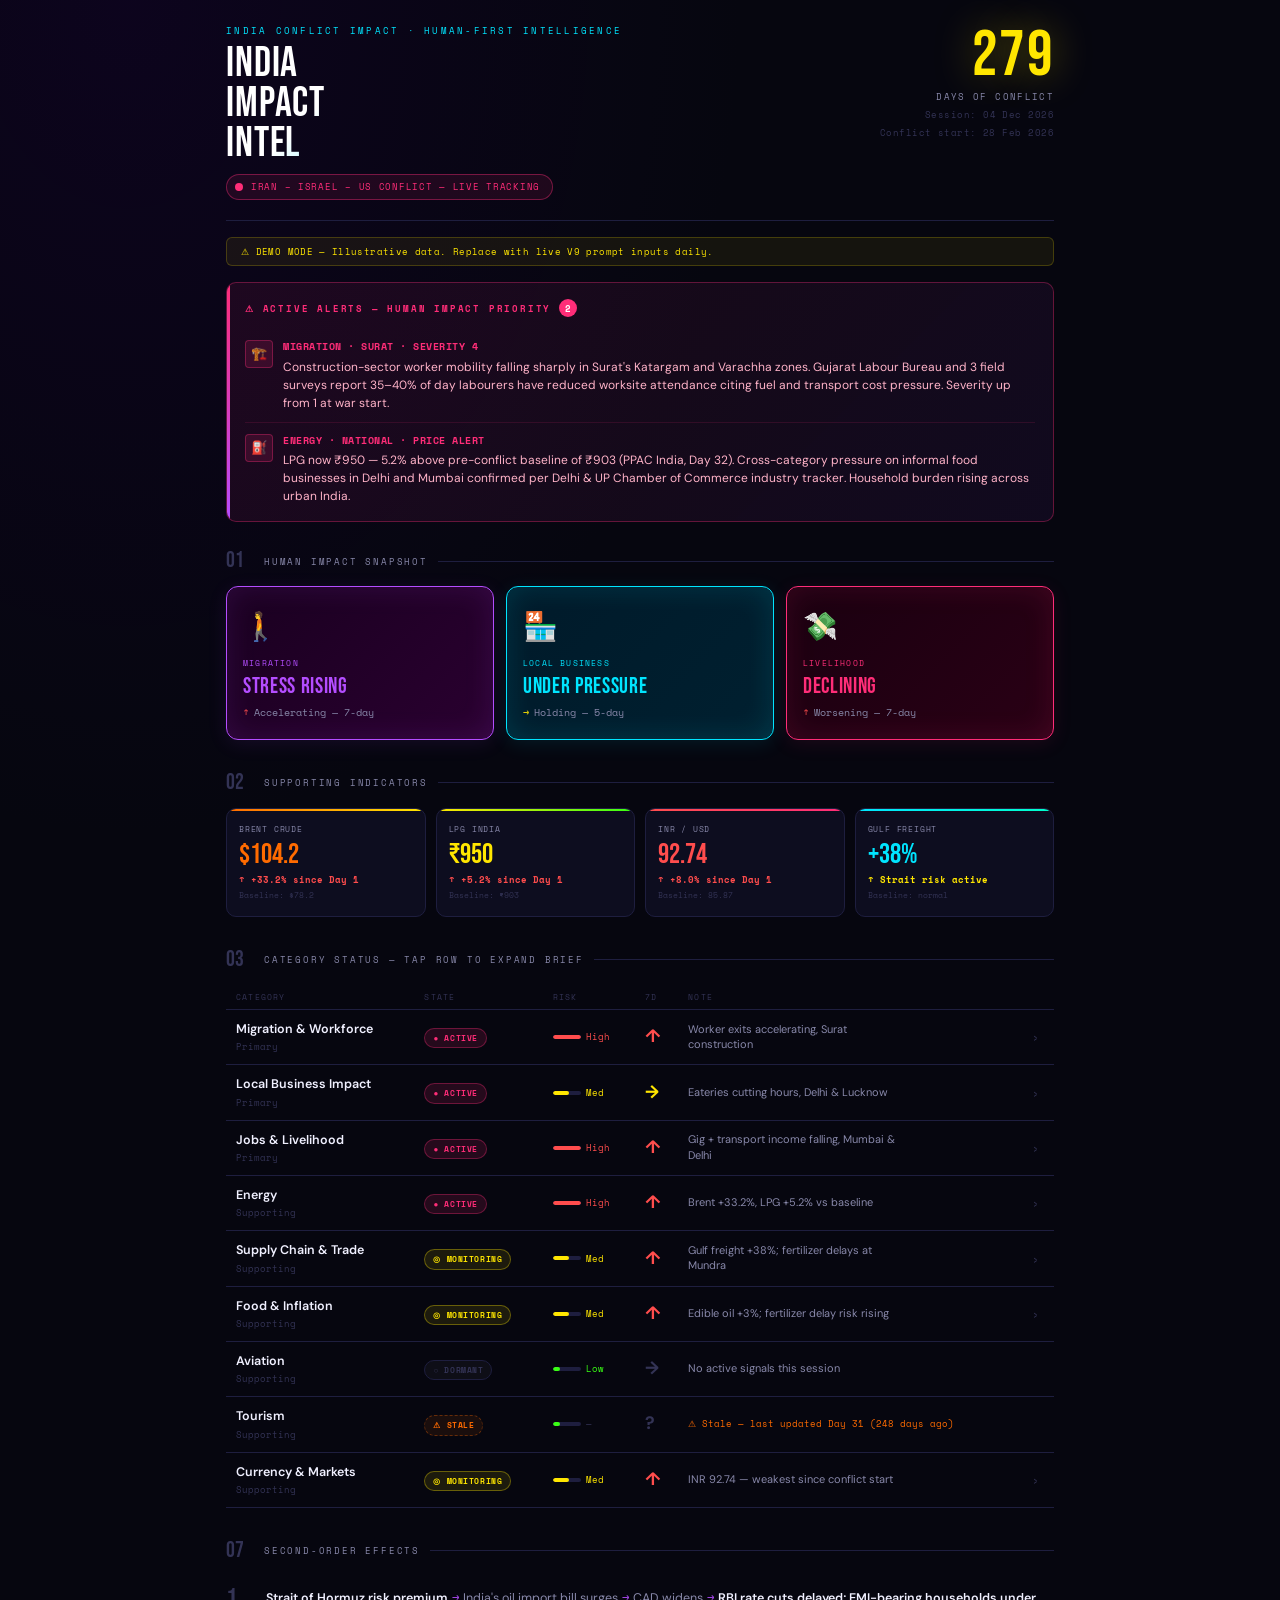
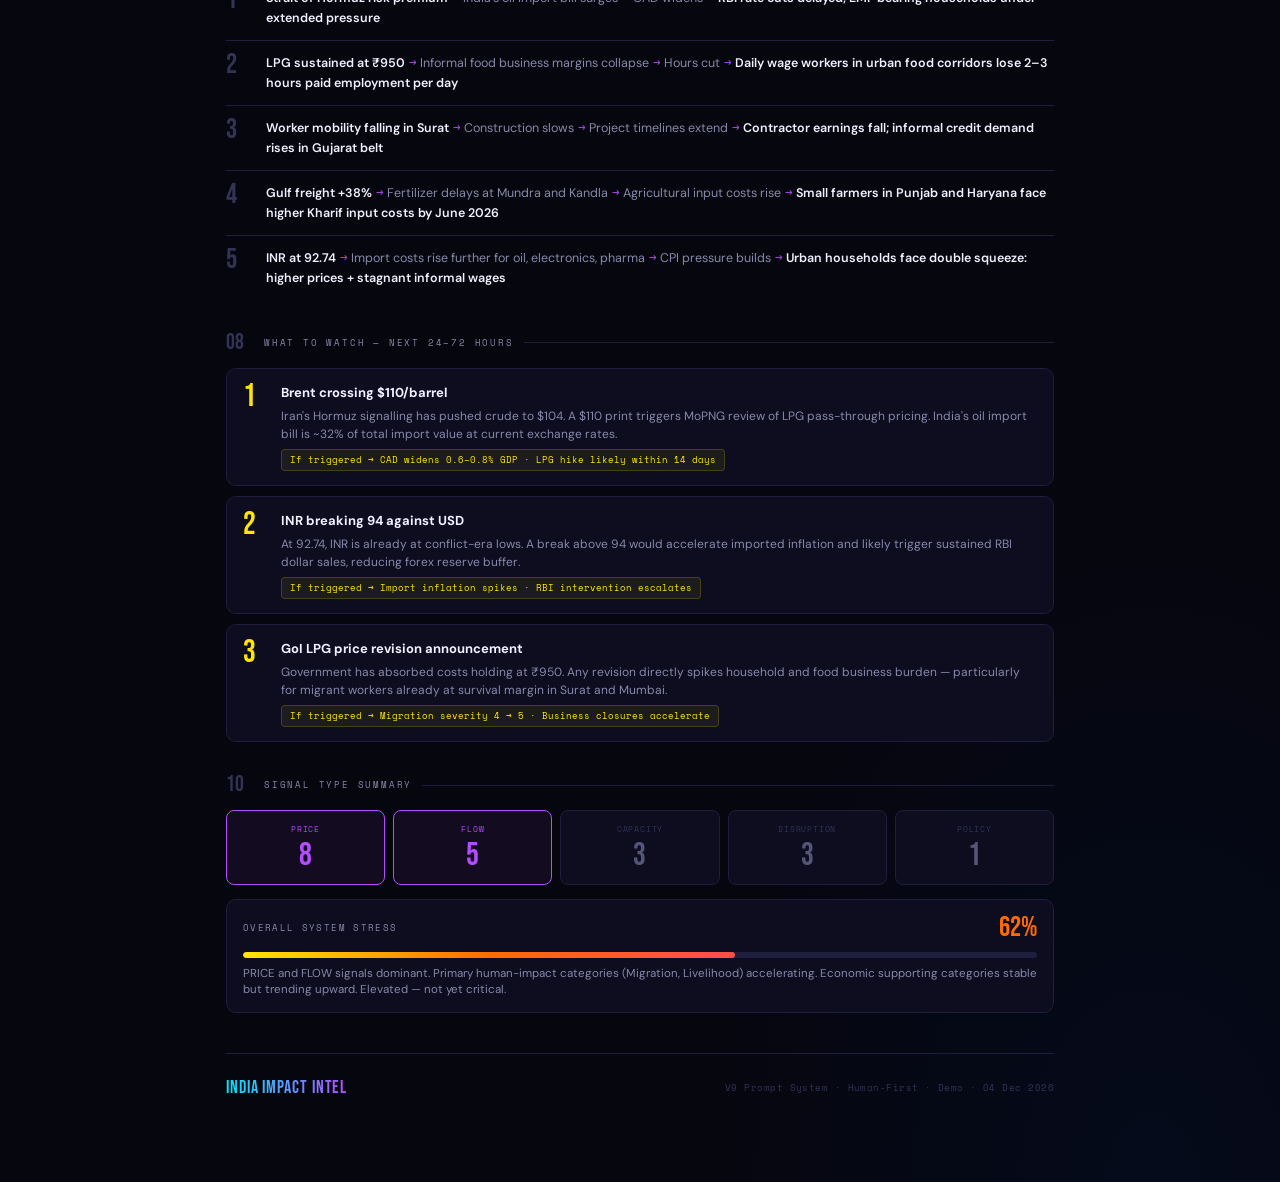
<file: index.html>
<!DOCTYPE html>
<html lang="en">
<head>
<meta charset="UTF-8">
<meta name="viewport" content="width=device-width, initial-scale=1.0">
<title>India Conflict Impact — Intelligence Dashboard</title>
<link href="https://fonts.googleapis.com/css2?family=Bebas+Neue&family=Space+Mono:wght@400;700&family=DM+Sans:wght@400;500;600;700&display=swap" rel="stylesheet">
<style>
* { box-sizing: border-box; margin: 0; padding: 0; }
:root {
  --bg: #06060f;
  --card: #0d0d1f;
  --card2: #12122a;
  --border: #1e1e3f;
  --text: #f0f0ff;
  --dim: #8888aa;
  --muted: #333355;
  --mono: 'Space Mono', monospace;
  --display: 'Bebas Neue', sans-serif;
  --body: 'DM Sans', sans-serif;
  --magenta: #ff2d78;
  --cyan: #00e5ff;
  --yellow: #ffe600;
  --lime: #39ff14;
  --orange: #ff6b00;
  --violet: #b44dff;
  --coral: #ff4d4d;
  --teal: #00ffcc;
}
body {
  background: var(--bg);
  color: var(--text);
  font-family: var(--body);
  font-size: 14px;
  line-height: 1.55;
  min-height: 100vh;
  background-image:
    radial-gradient(ellipse 80% 50% at 10% 0%, #1a003a55 0%, transparent 60%),
    radial-gradient(ellipse 60% 40% at 90% 100%, #00183a44 0%, transparent 60%);
}
.wrap { max-width: 860px; margin: 0 auto; padding: 0 16px 80px; }

/* HEADER */
.header { padding: 24px 0 20px; margin-bottom: 4px; border-bottom: 1px solid var(--border); }
.header-inner { display: flex; justify-content: space-between; align-items: flex-start; gap: 16px; flex-wrap: wrap; }
.brand-eyebrow { font-family: var(--mono); font-size: 9px; letter-spacing: 0.25em; color: var(--cyan); text-transform: uppercase; margin-bottom: 6px; }
.brand-title { font-family: var(--display); font-size: 42px; line-height: 0.95; letter-spacing: 0.02em; background: linear-gradient(135deg, #fff 30%, var(--cyan) 70%, var(--violet) 100%); -webkit-background-clip: text; -webkit-text-fill-color: transparent; background-clip: text; margin-bottom: 10px; }
.conflict-pill { display: inline-flex; align-items: center; gap: 8px; background: #ff2d7818; border: 1px solid #ff2d7866; border-radius: 100px; padding: 5px 12px 5px 8px; font-family: var(--mono); font-size: 9px; letter-spacing: 0.08em; color: var(--magenta); text-transform: uppercase; }
.live-dot { width: 8px; height: 8px; border-radius: 50%; background: var(--magenta); animation: livePulse 1.6s infinite; flex-shrink: 0; }
@keyframes livePulse { 0%,100%{box-shadow:0 0 0 0 #ff2d7866;opacity:1} 50%{box-shadow:0 0 0 5px #ff2d7800;opacity:.6} }
.war-clock-block { text-align: right; }
.war-clock-number { font-family: var(--display); font-size: 64px; line-height: 1; color: var(--yellow); text-shadow: 0 0 40px #ffe60066; letter-spacing: 0.02em; }
.war-clock-label { font-family: var(--mono); font-size: 9px; color: var(--dim); letter-spacing: 0.15em; text-transform: uppercase; margin-top: 2px; }
.session-line { font-family: var(--mono); font-size: 9px; color: var(--muted); margin-top: 4px; letter-spacing: 0.05em; }

/* DEMO BANNER */
.demo-banner { background: #ffe60010; border: 1px solid #ffe60033; border-radius: 6px; padding: 7px 14px; margin: 16px 0; font-family: var(--mono); font-size: 9px; color: var(--yellow); letter-spacing: 0.04em; }

/* ALERT BAR */
.alert-bar { background: linear-gradient(135deg, #ff2d7815, #b44dff10); border: 1px solid #ff2d7855; border-radius: 10px; padding: 16px 18px; margin-bottom: 28px; position: relative; overflow: hidden; }
.alert-bar::before { content:''; position:absolute; top:0;left:0;bottom:0; width:3px; background:linear-gradient(180deg,var(--magenta),var(--violet)); }
.alert-header { display:flex; align-items:center; gap:8px; margin-bottom:12px; }
.alert-header-label { font-family:var(--mono); font-size:9px; letter-spacing:.2em; text-transform:uppercase; color:var(--magenta); font-weight:700; }
.alert-count { background:var(--magenta); color:#fff; font-family:var(--mono); font-size:9px; font-weight:700; width:18px;height:18px; border-radius:50%; display:flex;align-items:center;justify-content:center; }
.alert-item { display:flex; gap:10px; padding:10px 0; border-bottom:1px solid #ff2d7820; align-items:flex-start; }
.alert-item:last-child { border-bottom:none; padding-bottom:0; }
.alert-icon-box { background:#ff2d7822; border:1px solid #ff2d7855; border-radius:4px; width:28px;height:28px; display:flex;align-items:center;justify-content:center; font-size:13px; flex-shrink:0; margin-top:1px; }
.alert-title { font-family:var(--mono); font-size:10px; font-weight:700; color:var(--magenta); letter-spacing:.05em; margin-bottom:3px; }
.alert-text { font-size:12px; line-height:1.5; color:#ffb3c8; }

/* SECTION */
.section { margin-bottom: 32px; }
.section-head { display:flex; align-items:center; gap:10px; margin-bottom:14px; }
.section-num { font-family:var(--display); font-size:22px; color:var(--muted); line-height:1; min-width:28px; }
.section-title { font-family:var(--mono); font-size:9px; letter-spacing:.2em; text-transform:uppercase; color:var(--dim); }
.section-line { flex:1; height:1px; background:var(--border); }

/* IMPACT CARDS */
.impact-grid { display:grid; grid-template-columns:repeat(3,1fr); gap:12px; }
.impact-card { border-radius:12px; padding:18px 16px; position:relative; overflow:hidden; transition:transform .2s; cursor:default; }
.impact-card:hover { transform:translateY(-2px); }
.impact-card.migration { background:linear-gradient(135deg,#1a0020,#2a0030); border:1px solid var(--violet); box-shadow:0 0 30px #b44dff22 inset,0 4px 20px #b44dff18; }
.impact-card.business { background:linear-gradient(135deg,#001a2a,#002030); border:1px solid var(--cyan); box-shadow:0 0 30px #00e5ff22 inset,0 4px 20px #00e5ff18; }
.impact-card.livelihood { background:linear-gradient(135deg,#1a0010,#2a0015); border:1px solid var(--magenta); box-shadow:0 0 30px #ff2d7822 inset,0 4px 20px #ff2d7818; }
.impact-glyph { font-size:28px; margin-bottom:8px; display:block; }
.impact-label { font-family:var(--mono); font-size:8px; letter-spacing:.15em; text-transform:uppercase; margin-bottom:6px; }
.impact-card.migration .impact-label { color:var(--violet); }
.impact-card.business .impact-label { color:var(--cyan); }
.impact-card.livelihood .impact-label { color:var(--magenta); }
.impact-status { font-family:var(--display); font-size:22px; letter-spacing:.03em; line-height:1.1; margin-bottom:6px; }
.impact-card.migration .impact-status { color:var(--violet); }
.impact-card.business .impact-status { color:var(--cyan); }
.impact-card.livelihood .impact-status { color:var(--magenta); }
.impact-trend { font-family:var(--mono); font-size:10px; color:var(--dim); display:flex; align-items:center; gap:5px; }
.arr-up { color:var(--coral); } .arr-stable { color:var(--yellow); }

/* INDICATORS */
.indicators-row { display:grid; grid-template-columns:repeat(4,1fr); gap:10px; }
.indicator { background:var(--card); border-radius:10px; padding:14px 12px; border:1px solid var(--border); position:relative; overflow:hidden; transition:border-color .2s; }
.indicator:hover { border-color:var(--dim); }
.ind-accent { position:absolute; top:0;left:0;right:0; height:2px; }
.ind-accent.a1 { background:linear-gradient(90deg,var(--orange),var(--yellow)); }
.ind-accent.a2 { background:linear-gradient(90deg,var(--yellow),var(--lime)); }
.ind-accent.a3 { background:linear-gradient(90deg,var(--coral),var(--magenta)); }
.ind-accent.a4 { background:linear-gradient(90deg,var(--cyan),var(--teal)); }
.ind-name { font-family:var(--mono); font-size:8px; letter-spacing:.1em; text-transform:uppercase; color:var(--dim); margin-bottom:6px; }
.ind-value { font-family:var(--display); font-size:28px; line-height:1; margin-bottom:4px; }
.c1{color:var(--orange)} .c2{color:var(--yellow)} .c3{color:var(--coral)} .c4{color:var(--cyan)}
.ind-delta { font-family:var(--mono); font-size:9px; font-weight:700; margin-bottom:2px; }
.ind-delta.bad{color:var(--coral)} .ind-delta.warn{color:var(--yellow)}
.ind-baseline { font-family:var(--mono); font-size:8px; color:var(--muted); }

/* TABLE */
.cat-table { width:100%; border-collapse:collapse; }
.cat-table thead th { font-family:var(--mono); font-size:8px; letter-spacing:.15em; text-transform:uppercase; color:var(--muted); padding:6px 10px; text-align:left; font-weight:400; border-bottom:1px solid var(--border); }
.cat-table tbody tr.data-row { border-bottom:1px solid var(--border); cursor:pointer; transition:background .15s; }
.cat-table tbody tr.data-row:hover { background:#ffffff05; }
.cat-table tbody tr.data-row.expanded { background:#ffffff07; }
.cat-table td { padding:10px; vertical-align:middle; }
.cat-name-text { font-size:12.5px; font-weight:600; color:var(--text); }
.cat-sub { font-family:var(--mono); font-size:9px; color:var(--muted); margin-top:1px; }
.badge { display:inline-flex; align-items:center; gap:5px; font-family:var(--mono); font-size:8px; letter-spacing:.07em; padding:3px 8px; border-radius:100px; font-weight:700; text-transform:uppercase; white-space:nowrap; }
.badge.active { background:#ff2d7820; color:var(--magenta); border:1px solid #ff2d7855; }
.badge.monitoring { background:#ffe60018; color:var(--yellow); border:1px solid #ffe60055; }
.badge.dormant { background:#ffffff08; color:var(--muted); border:1px solid var(--border); }
.badge.stale { background:#ff6b0015; color:var(--orange); border:1px dashed #ff6b0055; }
.risk-indicator { display:flex; align-items:center; gap:5px; font-family:var(--mono); font-size:9px; }
.risk-bar { width:28px; height:4px; border-radius:2px; background:var(--border); overflow:hidden; }
.risk-fill { height:100%; border-radius:2px; }
.risk-fill.high { width:100%; background:var(--coral); }
.risk-fill.med { width:60%; background:var(--yellow); }
.risk-fill.low { width:25%; background:var(--lime); }
.rl-high{color:var(--coral)} .rl-med{color:var(--yellow)} .rl-low{color:var(--lime)} .rl-none{color:var(--muted)}
.trend-cell { font-size:18px; font-weight:700; }
.tu{color:var(--coral)} .ts{color:var(--yellow)} .td{color:var(--lime)} .tn{color:var(--muted)}
.cat-note-text { font-size:11px; color:var(--dim); line-height:1.4; max-width:220px; }
.stale-note-text { font-family:var(--mono); font-size:9px; color:var(--orange); }
.chev { font-family:var(--mono); font-size:11px; color:var(--muted); transition:color .15s,transform .2s; display:inline-block; }
.data-row:hover .chev { color:var(--cyan); }
.data-row.expanded .chev { color:var(--cyan); }

/* BRIEF EXPAND */
.brief-row td { padding:0!important; cursor:default; }
.brief-inner { display:none; padding:16px 16px 16px 20px; background:linear-gradient(135deg,#0a0a20,#0d0d25); border-left:3px solid var(--cyan); margin:0; animation:bslide .2s ease; }
.brief-inner.open { display:block; }
@keyframes bslide { from{opacity:0;transform:translateY(-6px)} to{opacity:1;transform:translateY(0)} }
.brief-text { font-size:13px; line-height:1.7; color:#c8c8e8; margin-bottom:12px; }
.brief-text em { color:var(--cyan); font-style:normal; font-weight:600; }
.source-line { display:flex; align-items:center; gap:6px; margin-bottom:10px; flex-wrap:wrap; }
.source-label { font-family:var(--mono); font-size:8px; letter-spacing:.1em; text-transform:uppercase; color:var(--muted); }
.source-tag { font-family:var(--mono); font-size:9px; color:var(--teal); background:#00ffcc12; border:1px solid #00ffcc33; border-radius:4px; padding:1px 7px; }
.chips { display:flex; flex-wrap:wrap; gap:6px; padding-top:10px; border-top:1px solid var(--border); }
.chip { font-family:var(--mono); font-size:9px; padding:2px 8px; border-radius:4px; background:var(--card2); color:var(--dim); border:1px solid var(--border); }
.chip.h { background:#39ff1415; color:var(--lime); border-color:#39ff1440; }
.chip.s { background:#ffe60015; color:var(--yellow); border-color:#ffe60040; }
.monitoring-note { font-size:12px; font-style:italic; color:var(--dim); line-height:1.6; }

/* SECOND ORDER */
.chain-list { list-style:none; }
.chain-item { display:flex; gap:12px; padding:12px 0; border-bottom:1px solid var(--border); align-items:flex-start; }
.chain-item:last-child { border-bottom:none; }
.chain-num { font-family:var(--display); font-size:28px; color:var(--muted); line-height:1; min-width:28px; flex-shrink:0; margin-top:-2px; }
.chain-body { font-size:12.5px; color:var(--dim); line-height:1.6; }
.chain-body strong { color:var(--text); font-weight:600; }
.ca { color:var(--violet); font-family:var(--mono); margin:0 4px; font-size:12px; }

/* WATCH */
.watch-list { list-style:none; display:flex; flex-direction:column; gap:10px; }
.watch-item { background:var(--card); border:1px solid var(--border); border-radius:10px; padding:14px 16px; display:flex; gap:14px; align-items:flex-start; transition:border-color .2s; }
.watch-item:hover { border-color:var(--yellow); }
.watch-num { font-family:var(--display); font-size:32px; color:var(--yellow); line-height:1; min-width:24px; flex-shrink:0; margin-top:-2px; }
.watch-metric { font-size:13px; font-weight:700; color:var(--text); margin-bottom:4px; }
.watch-why { font-size:12px; color:var(--dim); line-height:1.5; margin-bottom:5px; }
.watch-signal { font-family:var(--mono); font-size:9px; color:var(--yellow); background:#ffe60010; border:1px solid #ffe60030; border-radius:4px; padding:3px 8px; display:inline-block; }

/* SIGNAL SUMMARY */
.signal-grid { display:grid; grid-template-columns:repeat(5,1fr); gap:8px; margin-bottom:14px; }
.signal-pill { background:var(--card); border:1px solid var(--border); border-radius:8px; padding:12px 8px; text-align:center; transition:border-color .2s; }
.signal-pill.dom { border-color:var(--violet); background:#b44dff12; }
.stype { font-family:var(--mono); font-size:8px; letter-spacing:.1em; text-transform:uppercase; color:var(--muted); }
.signal-pill.dom .stype { color:var(--violet); }
.scount { font-family:var(--display); font-size:32px; color:#555577; line-height:1; margin-top:4px; }
.signal-pill.dom .scount { color:var(--violet); }
.stress-meter { background:var(--card); border:1px solid var(--border); border-radius:10px; padding:14px 16px; }
.stress-top { display:flex; justify-content:space-between; align-items:center; margin-bottom:10px; }
.stress-title { font-family:var(--mono); font-size:9px; letter-spacing:.15em; text-transform:uppercase; color:var(--dim); }
.stress-pct { font-family:var(--display); font-size:28px; color:var(--orange); line-height:1; }
.stress-track { height:6px; background:var(--border); border-radius:3px; overflow:hidden; margin-bottom:8px; }
.stress-fill { height:100%; border-radius:3px; background:linear-gradient(90deg,var(--yellow),var(--orange),var(--coral)); animation:gbar 1.4s ease forwards; width:0; }
@keyframes gbar { to{width:62%} }
.stress-note { font-size:11.5px; color:var(--dim); line-height:1.4; }

/* FOOTER */
.footer { border-top:1px solid var(--border); padding-top:20px; margin-top:40px; display:flex; justify-content:space-between; align-items:center; flex-wrap:wrap; gap:8px; }
.footer-brand { font-family:var(--display); font-size:18px; letter-spacing:.05em; background:linear-gradient(90deg,var(--cyan),var(--violet)); -webkit-background-clip:text; -webkit-text-fill-color:transparent; background-clip:text; }
.footer-note { font-family:var(--mono); font-size:9px; color:var(--muted); letter-spacing:.05em; }

/* RESPONSIVE */
@media(max-width:620px){
  .brand-title{font-size:32px} .war-clock-number{font-size:48px}
  .impact-grid{grid-template-columns:1fr}
  .indicators-row{grid-template-columns:repeat(2,1fr)}
  .signal-grid{grid-template-columns:repeat(3,1fr)}
  .cat-table th:nth-child(4),.cat-table td:nth-child(4){display:none}
  .cat-note-text{max-width:110px}
}
</style>
</head>
<body>
<div class="wrap">

<!-- HEADER -->
<div class="header">
  <div class="header-inner">
    <div>
      <div class="brand-eyebrow">India Conflict Impact · Human-First Intelligence</div>
      <div class="brand-title">INDIA<br>IMPACT<br>INTEL</div>
      <div class="conflict-pill">
        <span class="live-dot"></span>
        Iran – Israel – US Conflict — Live Tracking
      </div>
    </div>
    <div class="war-clock-block">
      <div class="war-clock-number" id="warDay">—</div>
      <div class="war-clock-label">Days of Conflict</div>
      <div class="session-line" id="sessionDate">—</div>
      <div class="session-line">Conflict start: 28 Feb 2026</div>
    </div>
  </div>
</div>

<!-- DEMO -->
<div class="demo-banner">⚠ DEMO MODE — Illustrative data. Replace with live V9 prompt inputs daily.</div>

<!-- ALERTS -->
<div class="alert-bar">
  <div class="alert-header">
    <div class="alert-header-label">⚠ Active Alerts — Human Impact Priority</div>
    <div class="alert-count">2</div>
  </div>
  <div class="alert-item">
    <div class="alert-icon-box">🏗️</div>
    <div>
      <div class="alert-title">MIGRATION · SURAT · SEVERITY 4</div>
      <div class="alert-text">Construction-sector worker mobility falling sharply in Surat's Katargam and Varachha zones. Gujarat Labour Bureau and 3 field surveys report 35–40% of day labourers have reduced worksite attendance citing fuel and transport cost pressure. Severity up from 1 at war start.</div>
    </div>
  </div>
  <div class="alert-item">
    <div class="alert-icon-box">⛽</div>
    <div>
      <div class="alert-title">ENERGY · NATIONAL · PRICE ALERT</div>
      <div class="alert-text">LPG now ₹950 — 5.2% above pre-conflict baseline of ₹903 (PPAC India, Day 32). Cross-category pressure on informal food businesses in Delhi and Mumbai confirmed per Delhi &amp; UP Chamber of Commerce industry tracker. Household burden rising across urban India.</div>
    </div>
  </div>
</div>

<!-- 01: HUMAN IMPACT -->
<div class="section">
  <div class="section-head"><div class="section-num">01</div><div class="section-title">Human Impact Snapshot</div><div class="section-line"></div></div>
  <div class="impact-grid">
    <div class="impact-card migration">
      <span class="impact-glyph">🚶</span>
      <div class="impact-label">Migration</div>
      <div class="impact-status">Stress Rising</div>
      <div class="impact-trend"><span class="arr-up">↑</span> Accelerating — 7-day</div>
    </div>
    <div class="impact-card business">
      <span class="impact-glyph">🏪</span>
      <div class="impact-label">Local Business</div>
      <div class="impact-status">Under Pressure</div>
      <div class="impact-trend"><span class="arr-stable">→</span> Holding — 5-day</div>
    </div>
    <div class="impact-card livelihood">
      <span class="impact-glyph">💸</span>
      <div class="impact-label">Livelihood</div>
      <div class="impact-status">Declining</div>
      <div class="impact-trend"><span class="arr-up">↑</span> Worsening — 7-day</div>
    </div>
  </div>
</div>

<!-- 02: INDICATORS -->
<div class="section">
  <div class="section-head"><div class="section-num">02</div><div class="section-title">Supporting Indicators</div><div class="section-line"></div></div>
  <div class="indicators-row">
    <div class="indicator">
      <div class="ind-accent a1"></div>
      <div class="ind-name">Brent Crude</div>
      <div class="ind-value c1">$104.2</div>
      <div class="ind-delta bad">↑ +33.2% since Day 1</div>
      <div class="ind-baseline">Baseline: $78.2</div>
    </div>
    <div class="indicator">
      <div class="ind-accent a2"></div>
      <div class="ind-name">LPG India</div>
      <div class="ind-value c2">₹950</div>
      <div class="ind-delta bad">↑ +5.2% since Day 1</div>
      <div class="ind-baseline">Baseline: ₹903</div>
    </div>
    <div class="indicator">
      <div class="ind-accent a3"></div>
      <div class="ind-name">INR / USD</div>
      <div class="ind-value c3">92.74</div>
      <div class="ind-delta bad">↑ +8.0% since Day 1</div>
      <div class="ind-baseline">Baseline: 85.87</div>
    </div>
    <div class="indicator">
      <div class="ind-accent a4"></div>
      <div class="ind-name">Gulf Freight</div>
      <div class="ind-value c4">+38%</div>
      <div class="ind-delta warn">↑ Strait risk active</div>
      <div class="ind-baseline">Baseline: normal</div>
    </div>
  </div>
</div>

<!-- 03: CATEGORY TABLE -->
<div class="section">
  <div class="section-head"><div class="section-num">03</div><div class="section-title">Category Status — Tap row to expand brief</div><div class="section-line"></div></div>
  <table class="cat-table">
    <thead>
      <tr>
        <th>Category</th><th>State</th><th>Risk</th><th>7d</th><th>Note</th><th></th>
      </tr>
    </thead>
    <tbody>

      <!-- MIGRATION -->
      <tr class="data-row" onclick="tog('migration')" id="row-migration">
        <td><div class="cat-name-text">Migration &amp; Workforce</div><div class="cat-sub">Primary</div></td>
        <td><span class="badge active">● Active</span></td>
        <td><div class="risk-indicator"><div class="risk-bar"><div class="risk-fill high"></div></div><span class="rl-high">High</span></div></td>
        <td class="trend-cell tu">↑</td>
        <td><div class="cat-note-text">Worker exits accelerating, Surat construction</div></td>
        <td><span class="chev" id="c-migration">›</span></td>
      </tr>
      <tr class="brief-row"><td colspan="6"><div class="brief-inner" id="e-migration">
        <p class="brief-text">In Surat's Katargam and Varachha construction zones, migrant workers are reducing worksite attendance — <em>35–40% of surveyed day labourers</em> cite fuel and transport cost pressure. Since Day 1, worker mobility severity has risen from 1 to 4 on the platform scale, as transport costs in Gujarat have risen ~12% in lockstep with fuel prices. Labour availability in construction and logistics is already falling, with 3 large infrastructure supervisors reporting 20–30% lower daily headcounts. If LPG and transport costs remain elevated through May 2026, shortages could spread to Pune and Ahmedabad manufacturing clusters.</p>
        <div class="source-line"><span class="source-label">Sources:</span><span class="source-tag">Gujarat Labour Bureau</span><span class="source-tag">3 independent field surveys</span><span class="source-tag">Day 33</span></div>
        <div class="chips"><span class="chip">📍 Surat — Katargam, Varachha</span><span class="chip">📊 Severity 4/5</span><span class="chip">FLOW</span><span class="chip s">S — Soft</span></div>
      </div></td></tr>

      <!-- LOCAL BUSINESS -->
      <tr class="data-row" onclick="tog('business')" id="row-business">
        <td><div class="cat-name-text">Local Business Impact</div><div class="cat-sub">Primary</div></td>
        <td><span class="badge active">● Active</span></td>
        <td><div class="risk-indicator"><div class="risk-bar"><div class="risk-fill med"></div></div><span class="rl-med">Med</span></div></td>
        <td class="trend-cell ts">→</td>
        <td><div class="cat-note-text">Eateries cutting hours, Delhi &amp; Lucknow</div></td>
        <td><span class="chev" id="c-business">›</span></td>
      </tr>
      <tr class="brief-row"><td colspan="6"><div class="brief-inner" id="e-business">
        <p class="brief-text">Small food businesses in Delhi's Chandni Chowk and Lucknow's Aminabad corridor are cutting operating hours by 1–2 hours daily — <em>240 vendors tracked</em> show average daily revenue down ₹200–350. Since Day 1, LPG input costs have risen 5.2% above baseline, compressing margins for food-dependent informal businesses operating on daily float. Daily earnings decline is already reducing informal employment hours in these corridors. If LPG holds above ₹950 for 30+ consecutive days, closures are likely to escalate across dense urban food markets.</p>
        <div class="source-line"><span class="source-label">Sources:</span><span class="source-tag">Delhi &amp; UP Chamber of Commerce</span><span class="source-tag">Industry tracker, March 2026</span></div>
        <div class="chips"><span class="chip">📍 Delhi (Chandni Chowk), Lucknow (Aminabad)</span><span class="chip">📊 240 vendors</span><span class="chip">PRICE</span><span class="chip s">S — Soft</span></div>
      </div></td></tr>

      <!-- JOBS -->
      <tr class="data-row" onclick="tog('jobs')" id="row-jobs">
        <td><div class="cat-name-text">Jobs &amp; Livelihood</div><div class="cat-sub">Primary</div></td>
        <td><span class="badge active">● Active</span></td>
        <td><div class="risk-indicator"><div class="risk-bar"><div class="risk-fill high"></div></div><span class="rl-high">High</span></div></td>
        <td class="trend-cell tu">↑</td>
        <td><div class="cat-note-text">Gig + transport income falling, Mumbai &amp; Delhi</div></td>
        <td><span class="chev" id="c-jobs">›</span></td>
      </tr>
      <tr class="brief-row"><td colspan="6"><div class="brief-inner" id="e-jobs">
        <p class="brief-text">Gig delivery and auto-rickshaw operators in Mumbai and Delhi report daily net income falling by <em>₹150–300 per day</em> as fuel costs consume a rising share of earnings. Since Day 1, effective take-home for gig workers has fallen an estimated 12–18% in major metros, with higher fares suppressing booking volumes and compounding the income loss. This represents direct livelihood erosion for an estimated 2.1 million platform workers in these two cities. If crude holds above $100/barrel for another 30 days, platform-economy layoffs in last-mile logistics become a credible next signal.</p>
        <div class="source-line"><span class="source-label">Sources:</span><span class="source-tag">Platform Worker Survey (n=1,800)</span><span class="source-tag">Day 32</span></div>
        <div class="chips"><span class="chip">📍 Mumbai, Delhi</span><span class="chip">📊 1,800 workers</span><span class="chip">CAPACITY</span><span class="chip h">H — Hard</span></div>
      </div></td></tr>

      <!-- ENERGY -->
      <tr class="data-row" onclick="tog('energy')" id="row-energy">
        <td><div class="cat-name-text">Energy</div><div class="cat-sub">Supporting</div></td>
        <td><span class="badge active">● Active</span></td>
        <td><div class="risk-indicator"><div class="risk-bar"><div class="risk-fill high"></div></div><span class="rl-high">High</span></div></td>
        <td class="trend-cell tu">↑</td>
        <td><div class="cat-note-text">Brent +33.2%, LPG +5.2% vs baseline</div></td>
        <td><span class="chev" id="c-energy">›</span></td>
      </tr>
      <tr class="brief-row"><td colspan="6"><div class="brief-inner" id="e-energy">
        <p class="brief-text">Brent crude closed at <em>$104.2/barrel</em> on Day 35, a 33.2% surge from the pre-conflict baseline of $78.2, driven by Strait of Hormuz risk premiums compounding supply tightness. India's LPG cylinder price has risen to ₹950, up 5.2% from the ₹903 baseline, increasing the household and government subsidy burden. Rising fuel costs are feeding directly into transport, logistics, and urban food business operating expenses. If Brent crosses $110/barrel — increasingly likely given Iran's Hormuz posture — India's CAD could widen 0.6–0.8% of GDP in Q1 FY27.</p>
        <div class="source-line"><span class="source-label">Sources:</span><span class="source-tag">Reuters</span><span class="source-tag">PPAC India</span><span class="source-tag">RBI</span><span class="source-tag">Day 35</span></div>
        <div class="chips"><span class="chip">📍 National / Strait of Hormuz</span><span class="chip">📊 Brent $104.2 · LPG ₹950</span><span class="chip">PRICE</span><span class="chip h">H — Hard</span></div>
      </div></td></tr>

      <!-- SUPPLY CHAIN -->
      <tr class="data-row" onclick="tog('supply')" id="row-supply">
        <td><div class="cat-name-text">Supply Chain &amp; Trade</div><div class="cat-sub">Supporting</div></td>
        <td><span class="badge monitoring">◎ Monitoring</span></td>
        <td><div class="risk-indicator"><div class="risk-bar"><div class="risk-fill med"></div></div><span class="rl-med">Med</span></div></td>
        <td class="trend-cell tu">↑</td>
        <td><div class="cat-note-text">Gulf freight +38%; fertilizer delays at Mundra</div></td>
        <td><span class="chev" id="c-supply">›</span></td>
      </tr>
      <tr class="brief-row"><td colspan="6"><div class="brief-inner" id="e-supply">
        <p class="monitoring-note">Monitoring — Gulf shipping freight index up 38% (Drewry World Container Index, Day 33); fertilizer shipment delays at Mundra port — Severity 2; rerouting via Cape of Good Hope adding 9–12 days to European routes. <em>Sources: Drewry, Mundra Port Logistics Tracker.</em></p>
      </div></td></tr>

      <!-- FOOD -->
      <tr class="data-row" onclick="tog('food')" id="row-food">
        <td><div class="cat-name-text">Food &amp; Inflation</div><div class="cat-sub">Supporting</div></td>
        <td><span class="badge monitoring">◎ Monitoring</span></td>
        <td><div class="risk-indicator"><div class="risk-bar"><div class="risk-fill med"></div></div><span class="rl-med">Med</span></div></td>
        <td class="trend-cell tu">↑</td>
        <td><div class="cat-note-text">Edible oil +3%; fertilizer delay risk rising</div></td>
        <td><span class="chev" id="c-food">›</span></td>
      </tr>
      <tr class="brief-row"><td colspan="6"><div class="brief-inner" id="e-food">
        <p class="monitoring-note">Monitoring — Retail edible oil up ~3% in spot markets (NCDEX, Day 34); no confirmed supply disruption yet. Fertilizer import delays at Kandla port — Severity 2. Watching for Kharif season input cost impact. <em>Sources: NCDEX, Kandla Port Trust.</em></p>
      </div></td></tr>

      <!-- AVIATION -->
      <tr class="data-row">
        <td><div class="cat-name-text">Aviation</div><div class="cat-sub">Supporting</div></td>
        <td><span class="badge dormant">○ Dormant</span></td>
        <td><div class="risk-indicator"><div class="risk-bar"><div class="risk-fill low"></div></div><span class="rl-low">Low</span></div></td>
        <td class="trend-cell tn">→</td>
        <td><div class="cat-note-text">No active signals this session</div></td>
        <td></td>
      </tr>

      <!-- TOURISM STALE -->
      <tr class="data-row">
        <td><div class="cat-name-text">Tourism</div><div class="cat-sub">Supporting</div></td>
        <td><span class="badge stale">⚠ Stale</span></td>
        <td><div class="risk-indicator"><div class="risk-bar"><div class="risk-fill low"></div></div><span class="rl-none">—</span></div></td>
        <td class="trend-cell tn">?</td>
        <td><div class="stale-note-text" id="tourismNote">calculating...</div></td>
        <td></td>
      </tr>

      <!-- CURRENCY -->
      <tr class="data-row" onclick="tog('currency')" id="row-currency">
        <td><div class="cat-name-text">Currency &amp; Markets</div><div class="cat-sub">Supporting</div></td>
        <td><span class="badge monitoring">◎ Monitoring</span></td>
        <td><div class="risk-indicator"><div class="risk-bar"><div class="risk-fill med"></div></div><span class="rl-med">Med</span></div></td>
        <td class="trend-cell tu">↑</td>
        <td><div class="cat-note-text">INR 92.74 — weakest since conflict start</div></td>
        <td><span class="chev" id="c-currency">›</span></td>
      </tr>
      <tr class="brief-row"><td colspan="6"><div class="brief-inner" id="e-currency">
        <p class="monitoring-note">Monitoring — INR/USD at 92.74 (+8.0% from pre-conflict baseline of 85.87), weakest since conflict start. FII outflows of $1.2bn recorded since Day 1. RBI has intervened twice. Watching for oil import bill pressure on CAD. <em>Sources: RBI, CCIL, Day 35.</em></p>
      </div></td></tr>

    </tbody>
  </table>
</div>

<!-- 07: SECOND ORDER -->
<div class="section">
  <div class="section-head"><div class="section-num">07</div><div class="section-title">Second-Order Effects</div><div class="section-line"></div></div>
  <ul class="chain-list">
    <li class="chain-item"><div class="chain-num">1</div><div class="chain-body"><strong>Strait of Hormuz risk premium</strong><span class="ca">→</span>India's oil import bill surges<span class="ca">→</span>CAD widens<span class="ca">→</span><strong>RBI rate cuts delayed; EMI-bearing households under extended pressure</strong></div></li>
    <li class="chain-item"><div class="chain-num">2</div><div class="chain-body"><strong>LPG sustained at ₹950</strong><span class="ca">→</span>Informal food business margins collapse<span class="ca">→</span>Hours cut<span class="ca">→</span><strong>Daily wage workers in urban food corridors lose 2–3 hours paid employment per day</strong></div></li>
    <li class="chain-item"><div class="chain-num">3</div><div class="chain-body"><strong>Worker mobility falling in Surat</strong><span class="ca">→</span>Construction slows<span class="ca">→</span>Project timelines extend<span class="ca">→</span><strong>Contractor earnings fall; informal credit demand rises in Gujarat belt</strong></div></li>
    <li class="chain-item"><div class="chain-num">4</div><div class="chain-body"><strong>Gulf freight +38%</strong><span class="ca">→</span>Fertilizer delays at Mundra and Kandla<span class="ca">→</span>Agricultural input costs rise<span class="ca">→</span><strong>Small farmers in Punjab and Haryana face higher Kharif input costs by June 2026</strong></div></li>
    <li class="chain-item"><div class="chain-num">5</div><div class="chain-body"><strong>INR at 92.74</strong><span class="ca">→</span>Import costs rise further for oil, electronics, pharma<span class="ca">→</span>CPI pressure builds<span class="ca">→</span><strong>Urban households face double squeeze: higher prices + stagnant informal wages</strong></div></li>
  </ul>
</div>

<!-- 08: WHAT TO WATCH -->
<div class="section">
  <div class="section-head"><div class="section-num">08</div><div class="section-title">What to Watch — Next 24–72 Hours</div><div class="section-line"></div></div>
  <ul class="watch-list">
    <li class="watch-item">
      <div class="watch-num">1</div>
      <div>
        <div class="watch-metric">Brent crossing $110/barrel</div>
        <div class="watch-why">Iran's Hormuz signalling has pushed crude to $104. A $110 print triggers MoPNG review of LPG pass-through pricing. India's oil import bill is ~32% of total import value at current exchange rates.</div>
        <div class="watch-signal">If triggered → CAD widens 0.6–0.8% GDP · LPG hike likely within 14 days</div>
      </div>
    </li>
    <li class="watch-item">
      <div class="watch-num">2</div>
      <div>
        <div class="watch-metric">INR breaking 94 against USD</div>
        <div class="watch-why">At 92.74, INR is already at conflict-era lows. A break above 94 would accelerate imported inflation and likely trigger sustained RBI dollar sales, reducing forex reserve buffer.</div>
        <div class="watch-signal">If triggered → Import inflation spikes · RBI intervention escalates</div>
      </div>
    </li>
    <li class="watch-item">
      <div class="watch-num">3</div>
      <div>
        <div class="watch-metric">GoI LPG price revision announcement</div>
        <div class="watch-why">Government has absorbed costs holding at ₹950. Any revision directly spikes household and food business burden — particularly for migrant workers already at survival margin in Surat and Mumbai.</div>
        <div class="watch-signal">If triggered → Migration severity 4 → 5 · Business closures accelerate</div>
      </div>
    </li>
  </ul>
</div>

<!-- 10: SIGNAL SUMMARY -->
<div class="section">
  <div class="section-head"><div class="section-num">10</div><div class="section-title">Signal Type Summary</div><div class="section-line"></div></div>
  <div class="signal-grid">
    <div class="signal-pill dom"><div class="stype">Price</div><div class="scount">8</div></div>
    <div class="signal-pill dom"><div class="stype">Flow</div><div class="scount">5</div></div>
    <div class="signal-pill"><div class="stype">Capacity</div><div class="scount">3</div></div>
    <div class="signal-pill"><div class="stype">Disruption</div><div class="scount">3</div></div>
    <div class="signal-pill"><div class="stype">Policy</div><div class="scount">1</div></div>
  </div>
  <div class="stress-meter">
    <div class="stress-top">
      <div class="stress-title">Overall System Stress</div>
      <div class="stress-pct">62%</div>
    </div>
    <div class="stress-track"><div class="stress-fill"></div></div>
    <div class="stress-note">PRICE and FLOW signals dominant. Primary human-impact categories (Migration, Livelihood) accelerating. Economic supporting categories stable but trending upward. Elevated — not yet critical.</div>
  </div>
</div>

<!-- FOOTER -->
<div class="footer">
  <div class="footer-brand">INDIA IMPACT INTEL</div>
  <div class="footer-note">V9 Prompt System · Human-First · Demo · <span id="footerDate"></span></div>
</div>

</div>
<script>
  // War clock
  const warStart = new Date('2026-02-28');
  const now = new Date();
  const dayNum = Math.floor((now - warStart) / 86400000);
  document.getElementById('warDay').textContent = dayNum;
  const ds = now.toLocaleDateString('en-IN', {day:'2-digit',month:'short',year:'numeric'});
  document.getElementById('sessionDate').textContent = 'Session: ' + ds;
  document.getElementById('footerDate').textContent = ds;

  // Tourism staleness — last updated 31 March 2026
  const tourismLast = new Date('2026-03-31');
  const staleDays = Math.floor((now - tourismLast) / 86400000);
  const tourismDay = Math.floor((tourismLast - warStart) / 86400000);
  document.getElementById('tourismNote').textContent =
    '⚠ Stale — last updated Day ' + tourismDay + ' (' + staleDays + ' days ago)';

  // Toggle briefs
  function tog(id) {
    const el = document.getElementById('e-' + id);
    const ch = document.getElementById('c-' + id);
    const row = document.getElementById('row-' + id);
    if (!el) return;
    const open = el.classList.contains('open');
    document.querySelectorAll('.brief-inner').forEach(e => e.classList.remove('open'));
    document.querySelectorAll('.chev').forEach(e => { e.style.transform=''; e.style.color=''; });
    document.querySelectorAll('.data-row').forEach(e => e.classList.remove('expanded'));
    if (!open) {
      el.classList.add('open');
      if (ch) { ch.style.transform='rotate(90deg)'; ch.style.color='var(--cyan)'; }
      if (row) row.classList.add('expanded');
    }
  }
</script>
</body>
</html>
</file>
